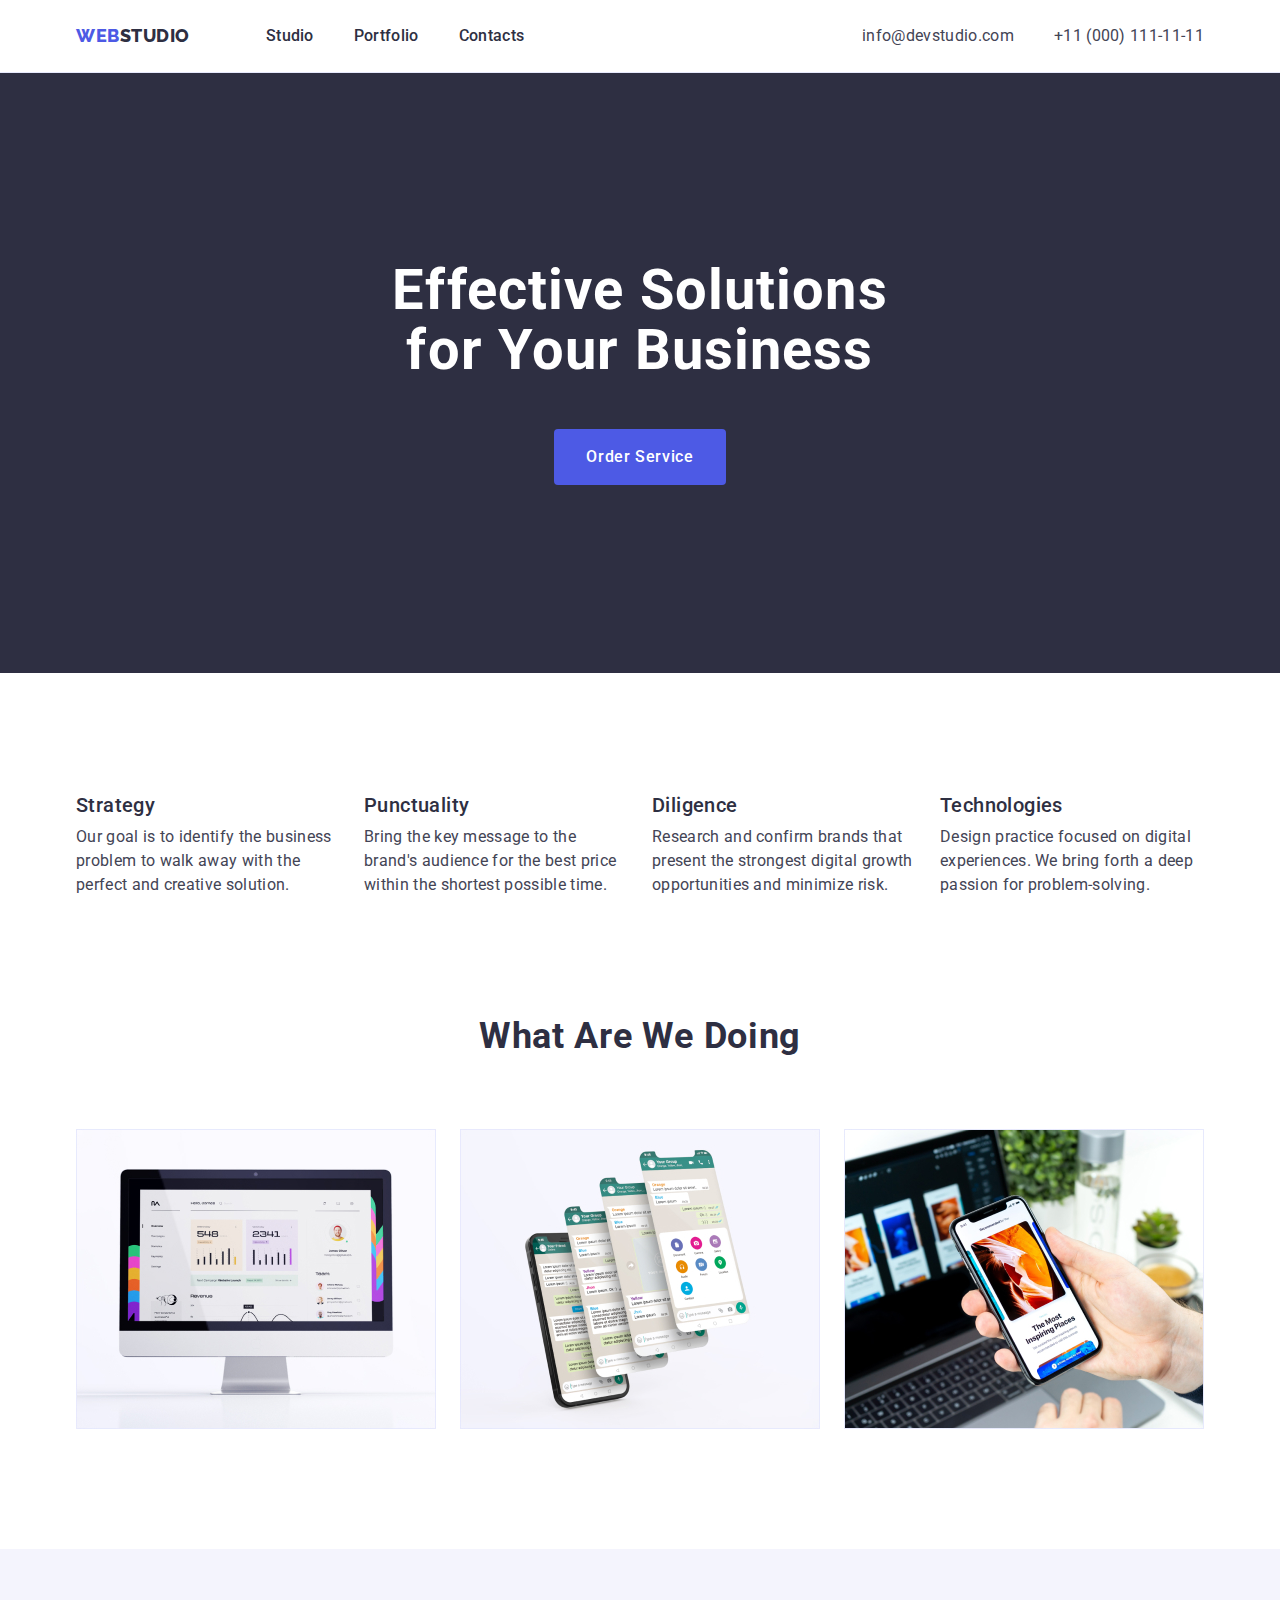
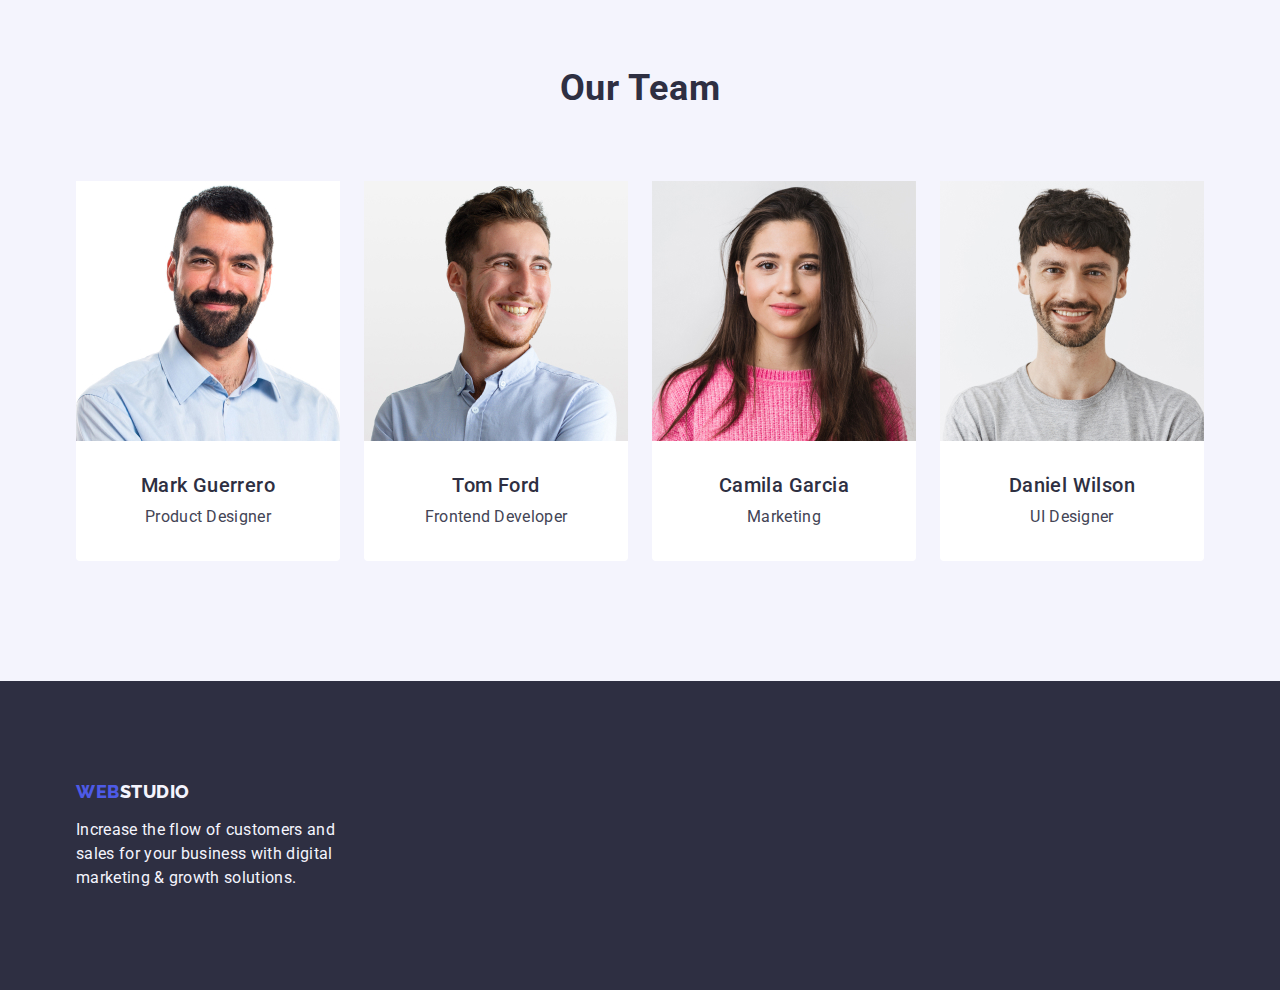
<file: index.html>
<!DOCTYPE html>
<html lang="en">
  <head>
    <meta charset="UTF-8" />
    <meta http-equiv="X-UA-Compatible" content="IE=edge" />
    <meta name="viewport" content="width=device-width, initial-scale=1.0" />
    <title>Document</title>
    <link rel="preconnect" href="https://fonts.googleapis.com" />
    <link rel="preconnect" href="https://fonts.gstatic.com" crossorigin />
    <link
      href="https://fonts.googleapis.com/css2?family=Raleway:wght@800&family=Roboto:wght@400;500;700;900&display=swap"
      rel="stylesheet"
    />
    <link
      rel="stylesheet"
      href="https://cdnjs.cloudflare.com/ajax/libs/modern-normalize/1.1.0/modern-normalize.min.css"
    />
    <link rel="stylesheet" href="./css/styles.css" />
  </head>
  <body class="page">
    <!-- Хедер -->
    <header class="page-header">
      <div class="header-nav container">
        <nav class="main-nav">
          <a href="./index.html" class="logo link">
            Web<span class="logo-primary">Studio</span></a
          >
          <ul class="site-nav list">
            <li class="item"><a href="./index.html" class="link">Studio</a></li>
            <li class="item">
              <a href="./portfolio.html" class="link">Portfolio</a>
            </li>
            <li class="item"><a href="" class="link">Contacts</a></li>
          </ul>
          </nav>
          <address class="address">
            <ul class="address-list">
              <li class="address-item">
                <a href="mailto:info@devstudio.com" class="link"
                  >info@devstudio.com</a>
              </li>
              <li class="address-item">
                <a href="tel:+110001111111" class="link">+11 (000) 111-11-11</a>
              </li>
            </ul>
          </address>
      </div>
    </header>
    <main>
      <!-- Герой -->
      <section class="hero">
        <div class="container">
          <h1 class="hero-title">Effective Solutions for Your Business</h1>
          <button type="button" class="button primary pointer">
            Order Service
          </button>
        </div>
      </section>

      <!-- Секція 2 - Властивості -->
      <section class="section-features">
        <div class="container">
          <h2 hidden class="section-name">features</h2>
          <ul class="features-list">
            <li class="feature-name">
              <h3 class="section-name">Strategy</h3>
              <p class="section-description">
                Our goal is to identify the business problem to walk away with
                the perfect and creative solution.
              </p>
            </li>
            <li class="feature-name">
              <h3 class="section-name">Punctuality</h3>
              <p class="section-description">
                Bring the key message to the brand's audience for the best price
                within the shortest possible time.
              </p>
            </li>
            <li class="feature-name">
              <h3 class="section-name">Diligence</h3>
              <p class="section-description">
                Research and confirm brands that present the strongest digital
                growth opportunities and minimize risk.
              </p>
            </li>
            <li class="feature-name">
              <h3 class="section-name">Technologies</h3>
              <p class="section-description">
                Design practice focused on digital experiences. We bring forth a
                deep passion for problem-solving.
              </p>
            </li>
          </ul>
        </div>
      </section>

      <!-- Секція 3 - Роботи -->
      <section class="section-works">
        <div class="container">
          <h2 class="section-title">What Are We Doing</h2>
          <ul class="works-list">
            <li class="img-item">
              <img
                src="./images/photo1.jpg"
                alt="Example of our work"
                width="360"
              />
            </li>
            <li class="img-item">
              <img
                src="./images/photo2.jpg"
                alt="Example of our work"
                width="360"
              />
            </li>
            <li class="img-item">
              <img
                src="./images/photo3.jpg"
                alt="Example of our work"
                width="360"
              />
            </li>
          </ul>
        </div>
      </section>

      <!-- Секція 4 - Команда -->
      <section class="section-team">
        <div class="container">
          <h2 class="section-title">Our Team</h2>
          <ul class="team-list">
            <li class="section-workers">
              <img
                src="./images/img1.jpg"
                alt="Photo of Mark Guerrero"
                width="264"
              />
              <div class="worker">
                <h3 class="section-name">Mark Guerrero</h3>
                <p class="section-description">Product Designer</p>
              </div>
            </li>
            <li class="section-workers">
              <img
                src="./images/img2.jpg"
                alt="Photo of Tom Ford"
                width="264"
              />
              <div class="worker">
                <h3 class="section-name">Tom Ford</h3>
                <p class="section-description">Frontend Developer</p>
              </div>
            </li>
            <li class="section-workers">
              <img
                src="./images/img3.jpg"
                alt="Photo of Camila Garcia"
                width="264"
              />
              <div class="worker">
                <h3 class="section-name">Camila Garcia</h3>
                <p class="section-description">Marketing</p>
              </div>
            </li>
            <li class="section-workers">
              <img
                src="./images/img4.jpg"
                alt="Photo of Daniel Wilson"
                width="264"
              />
              <div class="worker">
                <h3 class="section-name">Daniel Wilson</h3>
                <p class="section-description">UI Designer</p>
              </div>
            </li>
          </ul>
        </div>
      </section>
    </main>

    <!-- Футер -->
    <footer class="page-footer">
      <div class="container">
        <a href="./index.html" class="logo link">
          Web<span class="logo-footer">Studio</span></a
        >
        <p class="footer-description">
          Increase the flow of customers and sales for your business with
          digital marketing & growth solutions.
        </p>
      </div>
    </footer>
  </body>
</html>
</file>
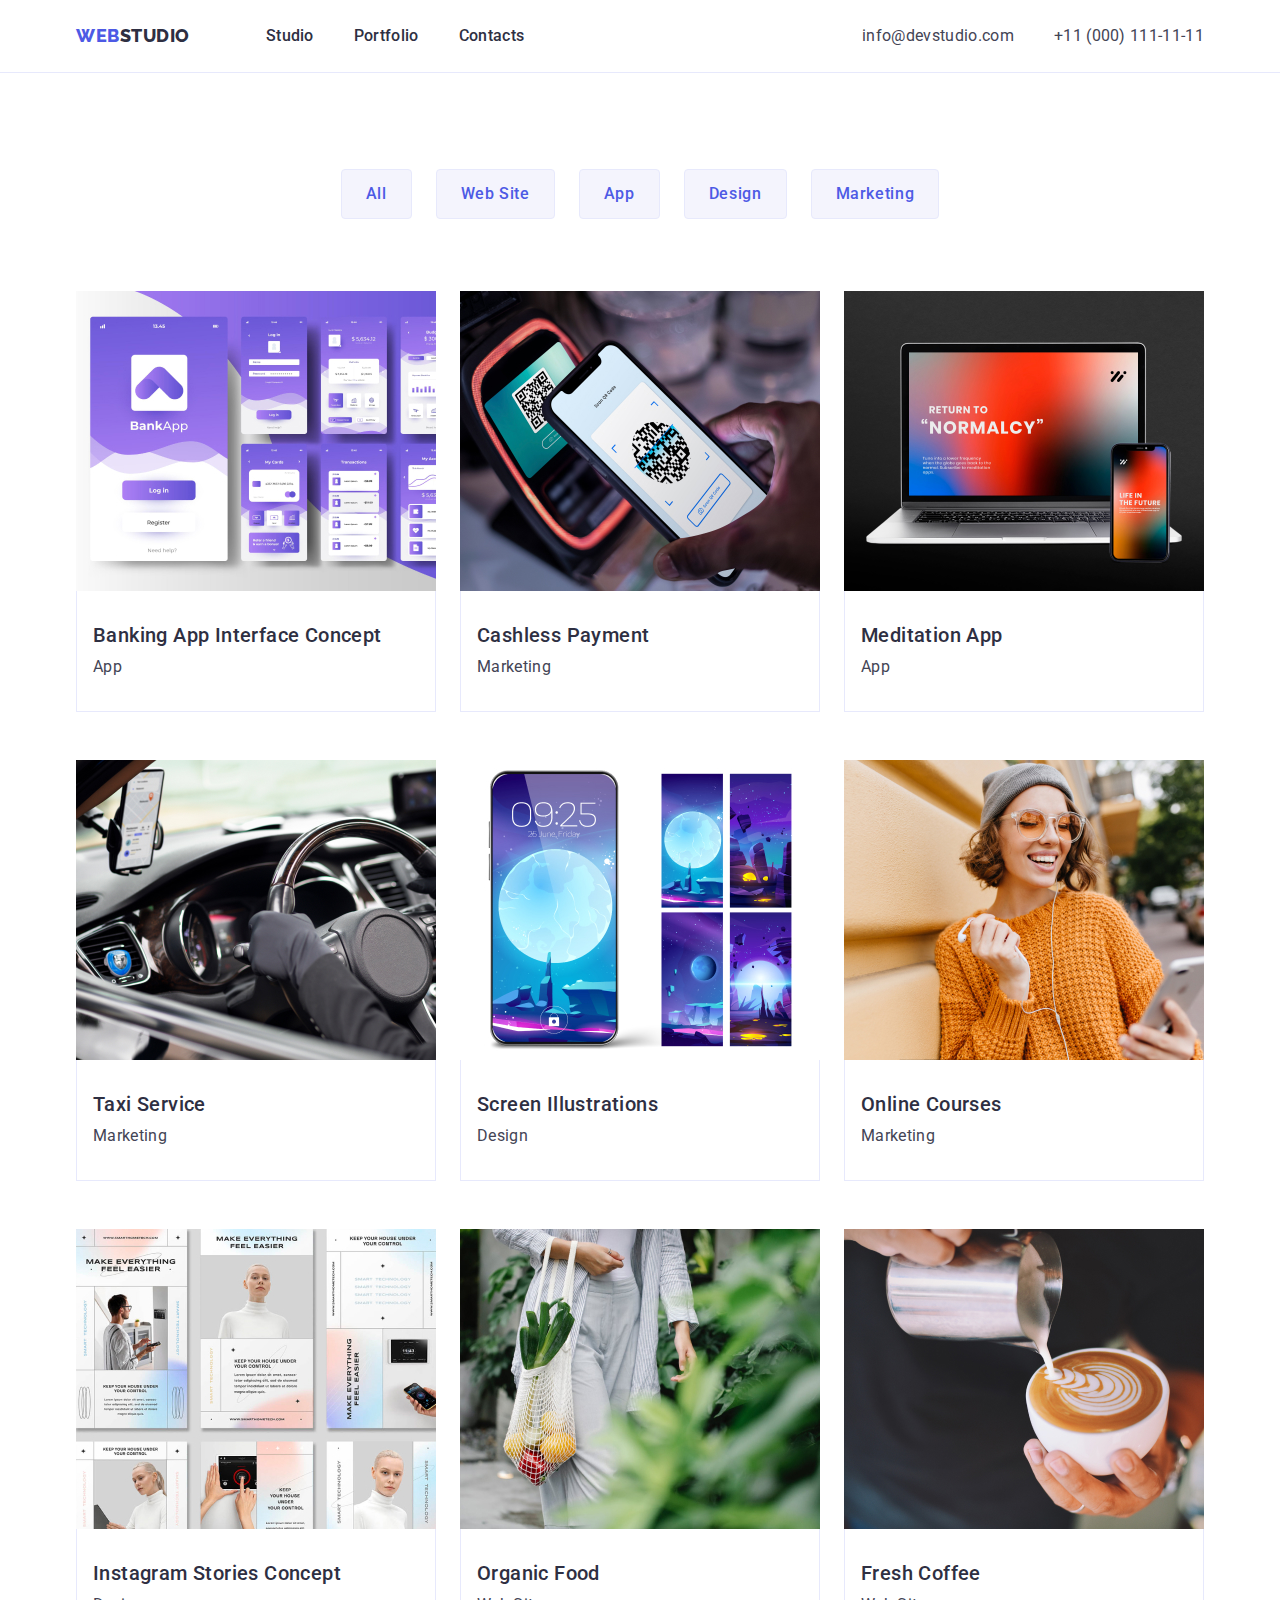
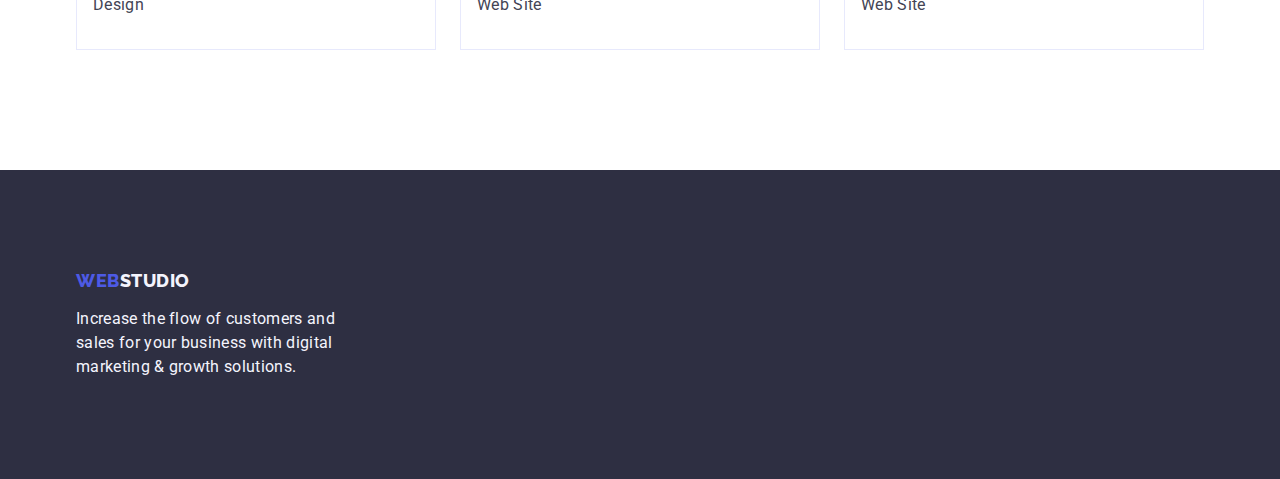
<file: portfolio.html>
<!DOCTYPE html>
<html lang="en">
  <head>
    <meta charset="UTF-8" />
    <meta http-equiv="X-UA-Compatible" content="IE=edge" />
    <meta name="viewport" content="width=device-width, initial-scale=1.0" />
    <title>Document</title>
    <link rel="preconnect" href="https://fonts.googleapis.com" />
    <link rel="preconnect" href="https://fonts.gstatic.com" crossorigin />
    <link
      href="https://fonts.googleapis.com/css2?family=Raleway:wght@800&family=Roboto:wght@400;500;700;900&display=swap"
      rel="stylesheet"
    />
    <link
      rel="stylesheet"
      href="https://cdnjs.cloudflare.com/ajax/libs/modern-normalize/1.1.0/modern-normalize.min.css"
    />
    <link rel="stylesheet" href="./css/styles.css" />
  </head>
  <body class="page">
    <!-- Хедер -->
    <header class="page-header">
      <div class="header-nav container">
        <nav class="main-nav">
          <a href="./index.html" class="logo link">
            Web<span class="logo-primary">Studio</span></a
          >
          <ul class="site-nav list">
            <li class="item"><a href="./index.html" class="link">Studio</a></li>
            <li class="item">
              <a href="./portfolio.html" class="link">Portfolio</a>
            </li>
            <li class="item"><a href="" class="link">Contacts</a></li>
          </ul>
          </nav>

          <address class="address">
            <ul class="address-list">
              <li class="address-item">
                <a href="mailto:info@devstudio.com" class="link"
                  >info@devstudio.com</a>
              </li>
              <li class="address-item">
                <a href="tel:+110001111111" class="link">+11 (000) 111-11-11</a>
              </li>
            </ul>
          </address>
        
      </div>
    </header>
    <main>
      <!-- Секція кнопок-фільтрів -->
      <section class="section-portfolio">
        <div class="container">
          <h1 class="visually-hidden">Filters</h1>
          <ul class="button-list">
            <li>
              <button type="button" class="button secondary pointer">
                All
              </button>
            </li>
            <li>
              <button type="button" class="button secondary pointer">
                Web Site
              </button>
            </li>
            <li>
              <button type="button" class="button secondary pointer">
                App
              </button>
            </li>
            <li>
              <button type="button" class="button secondary pointer">
                Design
              </button>
            </li>
            <li>
              <button type="button" class="button secondary pointer">
                Marketing
              </button>
            </li>
          </ul>

          <!-- Портфоліо -->
          <ul class="list-portfolio">
            <li class="portfolio-items">
              <a href="" class="link"
                ><img
                  src="./images/banking.jpg"
                  alt="photo of Banking App Interface Concept"
                  width="360"
                />
                <div class="portfolio-text">
                  <h2 class="section-list">Banking App Interface Concept</h2>
                  <p class="section-description">App</p>
                </div>
              </a>
            </li>
            <li class="portfolio-items">
              <a href="" class="link"
                ><img
                  src="./images/cashless.jpg"
                  alt="photo of Cashless Payment"
                  width="360"
                />
                <div class="portfolio-text">
                  <h2 class="section-list">Cashless Payment</h2>
                  <p class="section-description">Marketing</p>
                </div>
              </a>
            </li>
            <li class="portfolio-items">
              <a href="" class="link"
                ><img
                  src="./images/meditationapp.jpg"
                  alt="photo of interface of Meditation App"
                  width="360"
                />
                <div class="portfolio-text">
                  <h2 class="section-list">Meditation App</h2>
                  <p class="section-description">App</p>
                </div>
              </a>
            </li>
            <li class="portfolio-items">
              <a href="" class="link"
                ><img
                  src="./images/taxi.jpg"
                  alt="photo of steering wheel and hands"
                  width="360"
                />
                <div class="portfolio-text">
                  <h2 class="section-list">Taxi Service</h2>
                  <p class="section-description">Marketing</p>
                </div>
              </a>
            </li>
            <li class="portfolio-items">
              <a href="" class="link"
                ><img
                  src="./images/screen.jpg"
                  alt="photo of Screen Illustrations"
                  width="360"
                />
                <div class="portfolio-text">
                  <h2 class="section-list">Screen Illustrations</h2>
                  <p class="section-description">Design</p>
                </div>
              </a>
            </li>
            <li class="portfolio-items">
              <a href="" class="link"
                ><img
                  src="./images/online.jpg"
                  alt="photo of woman talking on her phone by video connection"
                  width="360"
                />
                <div class="portfolio-text">
                  <h2 class="section-list">Online Courses</h2>
                  <p class="section-description">Marketing</p>
                </div>
              </a>
            </li>
            <li class="portfolio-items">
              <a href="" class="link"
                ><img
                  src="./images/instagram.jpg"
                  alt="photo of instructions how to make Instagram Stories"
                  width="360"
                />
                <div class="portfolio-text">
                  <h2 class="section-list">Instagram Stories Concept</h2>
                  <p class="section-description">Design</p>
                </div>
              </a>
            </li>
            <li class="portfolio-items">
              <a href="" class="link"
                ><img
                  src="./images/organic.jpg"
                  alt="photo of woman carrying fruits"
                  width="360"
                />
                <div class="portfolio-text">
                  <h2 class="section-list">Organic Food</h2>
                  <p class="section-description">Web Site</p>
                </div>
              </a>
            </li>
            <li class="portfolio-items">
              <a href="" class="link"
                ><img
                  src="./images/fresh.jpg"
                  alt="photo of man making coffee"
                  width="360"
                />
                <div class="portfolio-text">
                  <h2 class="section-list">Fresh Coffee</h2>
                  <p class="section-description">Web Site</p>
                </div>
              </a>
            </li>
          </ul>
        </div>
      </section>
    </main>

    <!-- Футер -->
    <footer class="page-footer">
      <div class="container">
        <a href="./index.html" class="logo link">
          Web<span class="logo-footer">Studio</span></a
        >
        <p class="footer-description">
          Increase the flow of customers and sales for your business with
          digital marketing & growth solutions.
        </p>
      </div>
    </footer>
  </body>
</html>
</file>
<file: css/styles.css>
:root {
  --primary-text-color: #2e2f42;
  --secondary-text-color: #434455;
  --primary-white-color: #ffffff;
  --secondary-white-color: #f4f4fd;
  --accent-color: #4d5ae5;
  --accent-hover-color: #404bbf;
  --border-btn-color: #e7e9fc;
}
body {
  color: var(--secondary-text-color);
  background-color: var(--primary-white-color);
  font-family: Roboto, sans-serif;
  letter-spacing: 0.02em;
}
/* колір основного тексту #2E2F42 */
/* колір меншого тексту #434455 */
/* білий колір #FFFFFF */
/* синій з вебстудіо і тексту кнопок фільтру #4D5AE5 */
/* фон кнопок фільтру при наведенні #404BBF */
/* фон кнопок фільтру без наведення і текст футера #F4F4FD */

/* Логотипи */
.logo {
  display: inline-block;
  color: var(--accent-color);
  font-family: Raleway, sans-serif;
  letter-spacing: 0.03em;
  font-weight: 800;
  font-size: 18px;
  line-height: 1.17;
  text-transform: uppercase;
  margin-right: 76px;
}
footer .logo {
  margin-bottom: 16px;
}
.logo-primary {
  color: var(--primary-text-color);
  font-family: Raleway, sans-serif;
  letter-spacing: 0.03em;
  font-weight: 800;
  font-size: 18px;
  line-height: 1.17;
  text-transform: uppercase;
}
.logo-footer {
  color: var(--secondary-white-color);
  font-family: Raleway, sans-serif;
  letter-spacing: 0.03em;
  font-weight: 800;
  font-size: 18px;
  line-height: 1.17;
  text-transform: uppercase;
}
/* Атрибути */
.link {
  text-decoration: none;
}
.list {
  padding: 0;
  margin: 0;
  list-style: none;
  display: flex;
  justify-content: center;
  gap: 24px;
}
img {
  display: block;
}
p {
  margin: 0;
}
/* Хедер */
.header-nav {
  display: flex;
}
.page-header {
  border-bottom: 1px solid #e7e9fc;
}
.main-nav {
  display: flex;
  align-items: center;
}
.site-nav {
  display: flex;
  gap: 40px;
}
.site-nav a {
  display: block;
  color: var(--primary-text-color);
  font-weight: 500;
  font-size: 16px;
  line-height: 1.5;
  text-decoration: none;
  padding-top: 24px;
  padding-bottom: 24px;
}
.site-nav a:hover,
.site-nav a:focus {
  color: var(--accent-hover-color);
}

/* contacts */
.address-list {
  padding: 0;
  margin: 0;
  list-style: none;
  display: flex;
  gap: 40px;
  align-items: center;
}
address a {
  color: var(--secondary-text-color);
  font-weight: 400;
  font-size: 16px;
  line-height: 1.5;
  text-decoration: none;
}
.address {
  font-style: normal;
  margin-left: auto;
  display: flex;
}
.address .link:hover,
.address .link:focus {
  color: var(--accent-hover-color);
}

/* Герой */
.hero-title {
  color: var(--primary-white-color);
  font-weight: 700;
  font-size: 56px;
  line-height: 1.07;
  letter-spacing: 0.02em;
  margin: auto;
  margin-bottom: 48px;
  max-width: 496px;
  text-align: center;
}
.hero {
  background-color: var(--primary-text-color);
  text-align: center;
  padding-top: 188px;
  padding-bottom: 188px;
}

/* Секції */
.section-features {
  padding-top: 120px;
  padding-bottom: 120px;
}
.features-list {
  padding: 0;
  margin: 0;
  list-style: none;
  display: flex;
  gap: 24px;
}
.feature-name {
  width: calc((100% - 72px) / 4);
}
.section-works {
  padding-bottom: 120px;
}
.works-list {
  padding: 0;
  margin: 0;
  list-style: none;
  display: flex;
  gap: 24px;
}
.section-title {
  margin-top: 0;
  margin-bottom: 72px;
  color: var(--primary-text-color);
  font-weight: 700;
  font-size: 36px;
  line-height: 1.11;
  text-align: center;
  text-transform: capitalize;
  letter-spacing: 0.02em;
}
.section-name {
  margin-top: 0;
  margin-bottom: 8px;
  color: var(--primary-text-color);
  font-weight: 500;
  font-size: 20px;
  line-height: 1.2;
  letter-spacing: 0.02em;
}
.section-description {
  color: var(--secondary-text-color);
  font-weight: 400;
  font-size: 16px;
  line-height: 1.5;
  margin-top: 0;
  margin-bottom: 0;
}

.section-list {
  color: var(--primary-text-color);
  font-weight: 500;
  font-size: 20px;
  line-height: 1.2;
  letter-spacing: 0.02em;
  margin-top: 0;
  margin-bottom: 8px;
}
.section-team {
  background-color: var(--secondary-white-color);
  padding-top: 120px;
  padding-bottom: 120px;
}
.section-workers {
  background-color: #ffffff;
  border-radius: 0px 0px 4px 4px;
}
.team-list {
  padding: 0;
  margin: 0;
  list-style: none;
  display: flex;
  gap: 24px;
}
.worker {
  padding: 32px 16px;
}
.section-team .section-name {
  text-align: center;
}
.section-team .section-description {
  text-align: center;
}
/* секція портфоліо */
.section-portfolio {
  padding-top: 96px;
  padding-bottom: 120px;
}
.list-portfolio {
  padding: 0;
  margin: 0;
  list-style: none;
  display: flex;
  flex-wrap: wrap;
  column-gap: 24px;
  row-gap: 48px;
}
.portfolio-items {
  width: 360px;
}
.portfolio-text {
  padding: 32px 16px;
  border: 1px solid #e7e9fc;
  border-top: none;
}
/* Футер */
.footer-description {
  color: var(--secondary-white-color);
  font-weight: 400;
  font-size: 16px;
  line-height: 1.5;
  max-width: 264px;
}
.page-footer {
  background-color: var(--primary-text-color);
  padding-top: 100px;
  padding-bottom: 100px;
}

/* Кнопки */
button {
  color: var(--primary-white-color);
  background-color: var(--primary-text-color);
}
.button-list {
  padding: 0;
  margin: 0;
  list-style: none;
  display: flex;
  justify-content: center;
  gap: 24px;
  margin-bottom: 72px;
}
.button.primary {
  display: block;
  color: var(--primary-white-color);
  background-color: var(--accent-color);
  font-family: Roboto, sans-serif;
  font-weight: 500;
  font-size: 16px;
  line-height: 1.5;
  align-items: center;
  letter-spacing: 0.04em;
  border-radius: 4px;
  padding: 16px 32px;
  min-width: 169px;
  text-align: center;
  height: 56px;
  border: none;
  margin: 0 auto;
}
.button.primary:hover,
.button.primary:focus {
  color: var(--primary-white-color);
  background-color: var(--accent-hover-color);
}
.button.secondary {
  color: var(--accent-color);
  background-color: var(--secondary-white-color);
  font-family: Roboto, sans-serif;
  font-weight: 500;
  font-size: 16px;
  line-height: 1.5;
  align-items: center;
  text-align: center;
  letter-spacing: 0.04em;
  border-radius: 4px;
  padding: 12px 24px;
  border: 1px solid var(--border-btn-color);
}
.button.secondary:hover,
.button.secondary:focus {
  color: var(--primary-white-color);
  background-color: var(--accent-hover-color);
  border: 1px solid transparent;
}
.pointer {
  cursor: pointer;
}

.visually-hidden {
  position: absolute;
  width: 1px;
  height: 1px;
  margin: -1px;
  border: 0;
  padding: 0;
  white-space: nowrap;
  clip-path: inset(100%);
  clip: rect(0 0 0 0);
  overflow: hidden;
}

/* контейнер */
.container {
  margin-left: auto;
  margin-right: auto;
  width: 1158px;
  padding-left: 15px;
  padding-right: 15px;
}
</file>
